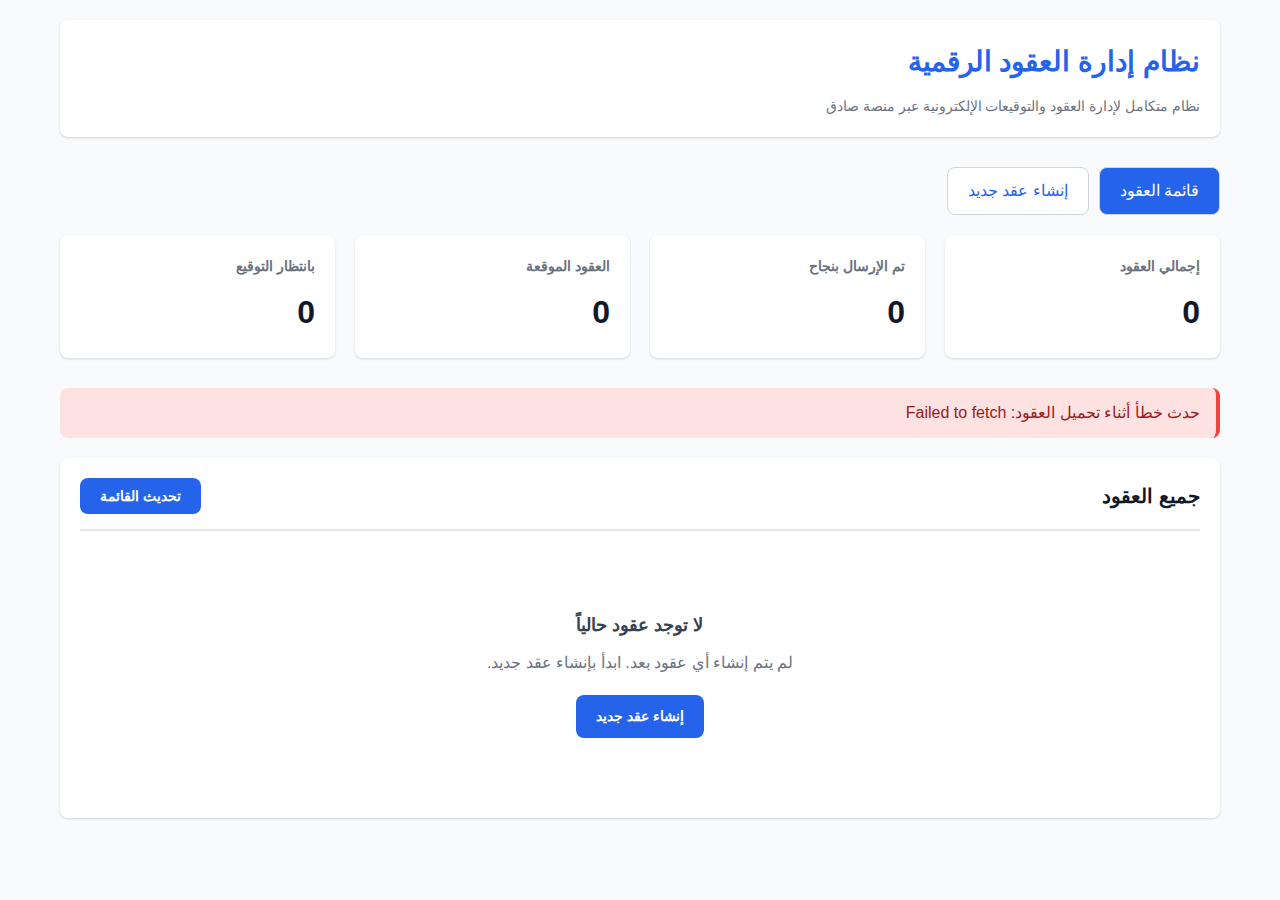
<file: ContractUI/index.html>
<!DOCTYPE html>
<html lang="ar" dir="rtl">
<head>
    <meta charset="UTF-8">
    <meta name="viewport" content="width=device-width, initial-scale=1.0">
    <title>إدارة العقود - قائمة العقود</title>
    <link rel="stylesheet" href="styles.css">
</head>
<body>
    <div class="container">
        <!-- Header -->
        <div class="header">
            <h1>نظام إدارة العقود الرقمية</h1>
            <p>نظام متكامل لإدارة العقود والتوقيعات الإلكترونية عبر منصة صادق</p>
        </div>

        <!-- Navigation -->
        <div class="nav">
            <a href="index.html" class="active">قائمة العقود</a>
            <a href="create-contract.html">إنشاء عقد جديد</a>
        </div>

        <!-- Stats Cards -->
        <div class="stats-grid">
            <div class="stat-card">
                <h3>إجمالي العقود</h3>
                <div class="stat-value" id="total-contracts">0</div>
            </div>
            <div class="stat-card">
                <h3>تم الإرسال بنجاح</h3>
                <div class="stat-value" id="sent-contracts">0</div>
            </div>
            <div class="stat-card">
                <h3>العقود الموقعة</h3>
                <div class="stat-value" id="signed-contracts">0</div>
            </div>
            <div class="stat-card">
                <h3>بانتظار التوقيع</h3>
                <div class="stat-value" id="pending-contracts">0</div>
            </div>
        </div>

        <!-- Alert Container -->
        <div id="alert-container"></div>

        <!-- Contracts Table -->
        <div class="card">
            <div class="card-header">
                <h2>جميع العقود</h2>
                <button class="btn btn-primary" onclick="refreshContracts()">
                    تحديث القائمة
                </button>
            </div>

            <!-- Loading State -->
            <div id="loading" class="loading hidden">
                <div class="spinner"></div>
            </div>

            <!-- Empty State -->
            <div id="empty-state" class="empty-state hidden">
                <h3>لا توجد عقود حالياً</h3>
                <p>لم يتم إنشاء أي عقود بعد. ابدأ بإنشاء عقد جديد.</p>
                <a href="create-contract.html" class="btn btn-primary">إنشاء عقد جديد</a>
            </div>

            <!-- Table -->
            <div id="table-container" class="table-container hidden">
                <table>
                    <thead>
                        <tr>
                            <th>رقم العقد</th>
                            <th>رمز الشركة</th>
                            <th>اسم الشركة</th>
                            <th>رقم الهاتف</th>
                            <th>البريد الإلكتروني</th>
                            <th>رقم الهوية</th>
                            <th>عدد الأجهزة</th>
                            <th>نوع العقد</th>
                            <th>حالة الإرسال</th>
                            <th>حالة التوقيع</th>
                            <th>تاريخ الإنشاء</th>
                            <th>تاريخ التوقيع</th>
                        </tr>
                    </thead>
                    <tbody id="contracts-tbody">
                        <!-- Contracts will be loaded here -->
                    </tbody>
                </table>
            </div>
        </div>
    </div>

    <script>
        // API Configuration
        const API_BASE_URL = 'http://localhost:7071/api';

        // Load contracts on page load
        document.addEventListener('DOMContentLoaded', function() {
            loadContracts();
        });

        // Load contracts from API
        async function loadContracts() {
            showLoading(true);
            hideAlert();

            try {
                const response = await fetch(`${API_BASE_URL}/contracts`);

                if (!response.ok) {
                    throw new Error('فشل في تحميل العقود من الخادم');
                }

                const result = await response.json();

                if (result.success && result.data) {
                    displayContracts(result.data);
                    updateStats(result.data);
                } else {
                    throw new Error('صيغة استجابة غير صحيحة من الخادم');
                }
            } catch (error) {
                console.error('Error loading contracts:', error);
                showAlert('حدث خطأ أثناء تحميل العقود: ' + error.message, 'error');
                showEmptyState(true);
            } finally {
                showLoading(false);
            }
        }

        // Display contracts in table
        function displayContracts(contracts) {
            const tbody = document.getElementById('contracts-tbody');

            if (!contracts || contracts.length === 0) {
                showEmptyState(true);
                return;
            }

            showEmptyState(false);
            document.getElementById('table-container').classList.remove('hidden');

            tbody.innerHTML = contracts.map(contract => `
                <tr>
                    <td>${contract.id}</td>
                    <td>${contract.companyCode || '-'}</td>
                    <td>${contract.companyName}</td>
                    <td>${contract.phoneNumber}</td>
                    <td>${contract.email}</td>
                    <td>${contract.nationalId}</td>
                    <td>${contract.terminals || '-'}</td>
                    <td>${getContractType(contract)}</td>
                    <td>${getSentStatusBadge(contract.sadqSent)}</td>
                    <td>${getSignedStatusBadge(contract.signed)}</td>
                    <td>${formatDate(contract.createdAt)}</td>
                    <td>${contract.signedAt ? formatDate(contract.signedAt) : '-'}</td>
                </tr>
            `).join('');
        }

        // Update statistics
        function updateStats(contracts) {
            const total = contracts.length;
            const sent = contracts.filter(c => c.sadqSent).length;
            const signed = contracts.filter(c => c.signed).length;
            const pending = contracts.filter(c => c.sadqSent && !c.signed).length;

            document.getElementById('total-contracts').textContent = total;
            document.getElementById('sent-contracts').textContent = sent;
            document.getElementById('signed-contracts').textContent = signed;
            document.getElementById('pending-contracts').textContent = pending;
        }

        // Get contract type (Template or PDF)
        function getContractType(contract) {
            if (contract.templateId) {
                return `<span class="badge badge-info">قالب: ${contract.templateId}</span>`;
            } else if (contract.pdfFileName) {
                return `<span class="badge badge-info">PDF: ${contract.pdfFileName}</span>`;
            }
            return '<span class="badge badge-warning">غير محدد</span>';
        }

        // Get sent status badge
        function getSentStatusBadge(sent) {
            if (sent) {
                return '<span class="badge badge-success">تم الإرسال</span>';
            }
            return '<span class="badge badge-danger">فشل الإرسال</span>';
        }

        // Get signed status badge
        function getSignedStatusBadge(signed) {
            if (signed) {
                return '<span class="badge badge-success">تم التوقيع</span>';
            }
            return '<span class="badge badge-warning">بانتظار التوقيع</span>';
        }

        // Format date to Arabic format (Gregorian)
        function formatDate(dateString) {
            if (!dateString) return '-';

            const date = new Date(dateString);
            const options = {
                year: 'numeric',
                month: '2-digit',
                day: '2-digit',
                hour: '2-digit',
                minute: '2-digit',
                calendar: 'gregory'
            };

            return date.toLocaleDateString('en-GB', options);
        }

        // Show/hide loading spinner
        function showLoading(show) {
            const loading = document.getElementById('loading');
            if (show) {
                loading.classList.remove('hidden');
            } else {
                loading.classList.add('hidden');
            }
        }

        // Show/hide empty state
        function showEmptyState(show) {
            const emptyState = document.getElementById('empty-state');
            const tableContainer = document.getElementById('table-container');

            if (show) {
                emptyState.classList.remove('hidden');
                tableContainer.classList.add('hidden');
            } else {
                emptyState.classList.add('hidden');
                tableContainer.classList.remove('hidden');
            }
        }

        // Show alert message
        function showAlert(message, type = 'info') {
            const container = document.getElementById('alert-container');
            const alertClass = `alert-${type}`;

            container.innerHTML = `
                <div class="alert ${alertClass}">
                    ${message}
                </div>
            `;
        }

        // Hide alert message
        function hideAlert() {
            document.getElementById('alert-container').innerHTML = '';
        }

        // Refresh contracts
        function refreshContracts() {
            loadContracts();
        }
    </script>
</body>
</html>
</file>
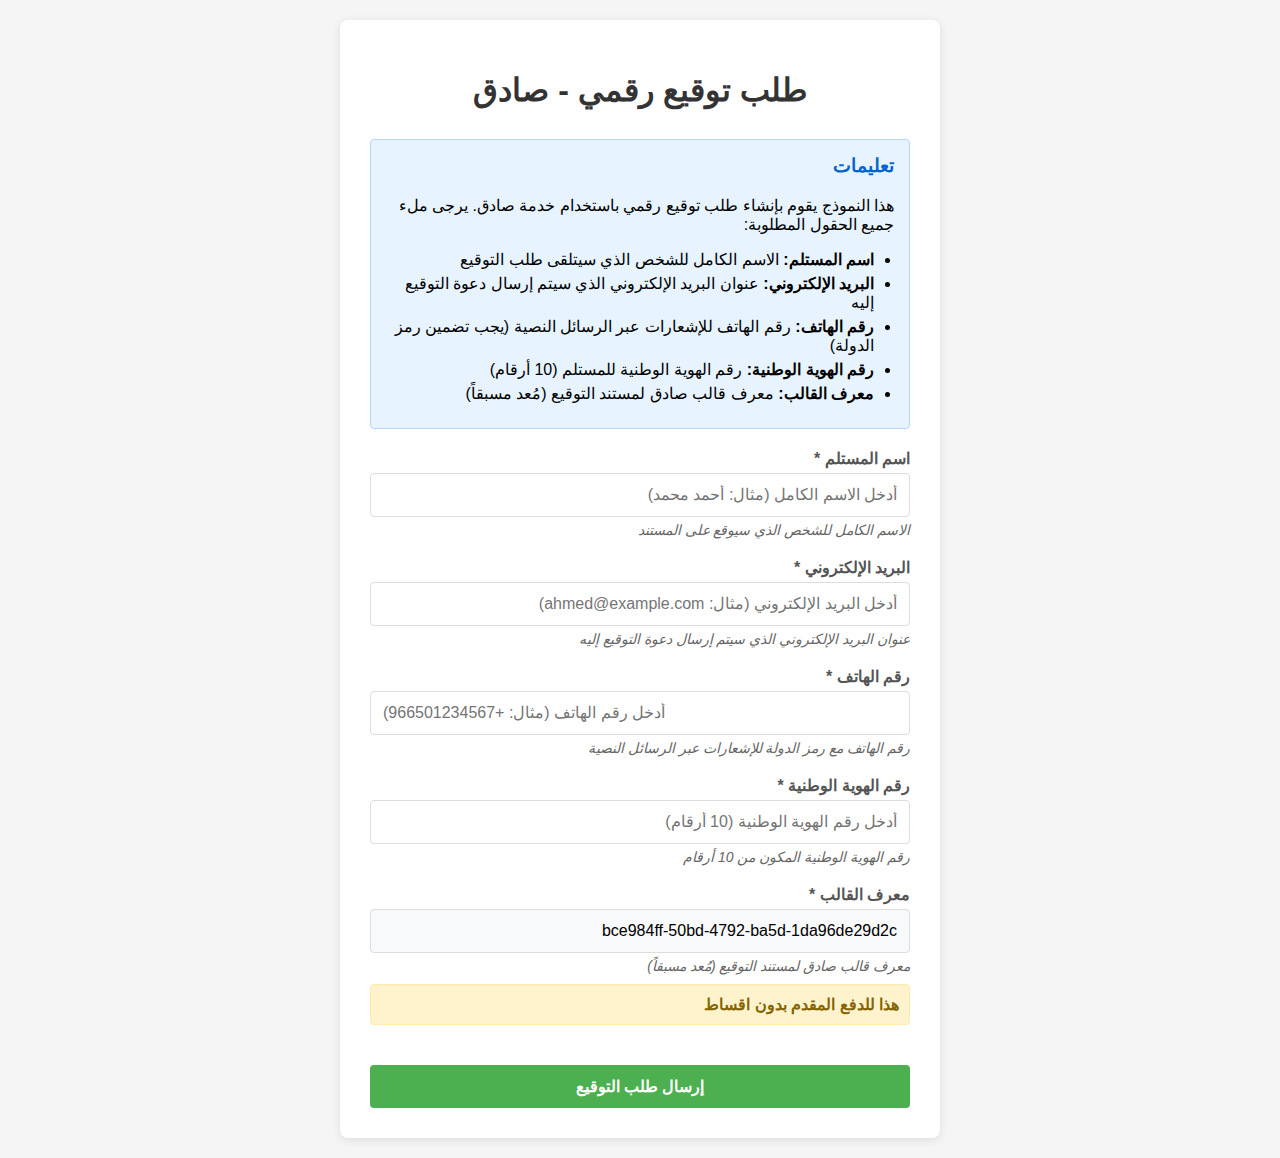
<file: sadeq_test.html>
<!DOCTYPE html>
<html lang="ar" dir="rtl">
<head>
    <meta charset="UTF-8">
    <meta name="viewport" content="width=device-width, initial-scale=1.0">
    <title>طلب توقيع رقمي - صادق</title>
    <style>
        body {
            font-family: 'Segoe UI', Tahoma, Geneva, Verdana, sans-serif;
            max-width: 600px;
            margin: 0 auto;
            padding: 20px;
            background-color: #f5f5f5;
        }
        .container {
            background-color: white;
            padding: 30px;
            border-radius: 8px;
            box-shadow: 0 2px 10px rgba(0,0,0,0.1);
        }
        h1 {
            color: #333;
            text-align: center;
            margin-bottom: 30px;
            font-weight: 600;
        }
        .form-group {
            margin-bottom: 20px;
        }
        label {
            display: block;
            margin-bottom: 5px;
            font-weight: bold;
            color: #555;
        }
        input[type="text"], input[type="email"], input[type="tel"] {
            width: 100%;
            padding: 12px;
            border: 1px solid #ddd;
            border-radius: 4px;
            font-size: 16px;
            box-sizing: border-box;
        }
        input[type="text"]:focus, input[type="email"]:focus, input[type="tel"]:focus {
            outline: none;
            border-color: #4CAF50;
            box-shadow: 0 0 5px rgba(76, 175, 80, 0.3);
        }
        input[readonly] {
            background-color: #f8f9fa;
            cursor: not-allowed;
        }
        .help-text {
            font-size: 14px;
            color: #666;
            margin-top: 5px;
            font-style: italic;
        }
        button {
            background-color: #4CAF50;
            color: white;
            padding: 12px 24px;
            border: none;
            border-radius: 4px;
            cursor: pointer;
            font-size: 16px;
            width: 100%;
            margin-top: 20px;
            font-weight: 600;
        }
        button:hover {
            background-color: #45a049;
        }
        button:disabled {
            background-color: #cccccc;
            cursor: not-allowed;
        }
        .response {
            margin-top: 20px;
            padding: 15px;
            border-radius: 4px;
            display: none;
        }
        .response.success {
            background-color: #d4edda;
            border: 1px solid #c3e6cb;
            color: #155724;
        }
        .response.error {
            background-color: #f8d7da;
            border: 1px solid #f5c6cb;
            color: #721c24;
        }
        .instructions {
            background-color: #e7f3ff;
            border: 1px solid #b3d7ff;
            padding: 15px;
            border-radius: 4px;
            margin-bottom: 20px;
        }
        .instructions h3 {
            margin-top: 0;
            color: #0066cc;
        }
        .instructions ul {
            margin: 10px 0;
            padding-right: 20px;
        }
        .instructions li {
            margin-bottom: 5px;
        }
        .error-message {
            color: #dc3545;
            font-size: 14px;
            margin-top: 5px;
            display: none;
        }
    </style>
</head>
<body>
    <div class="container">
        <h1>طلب توقيع رقمي - صادق</h1>

        <div class="instructions">
            <h3>تعليمات</h3>
            <p>هذا النموذج يقوم بإنشاء طلب توقيع رقمي باستخدام خدمة صادق. يرجى ملء جميع الحقول المطلوبة:</p>
            <ul>
                <li><strong>اسم المستلم:</strong> الاسم الكامل للشخص الذي سيتلقى طلب التوقيع</li>
                <li><strong>البريد الإلكتروني:</strong> عنوان البريد الإلكتروني الذي سيتم إرسال دعوة التوقيع إليه</li>
                <li><strong>رقم الهاتف:</strong> رقم الهاتف للإشعارات عبر الرسائل النصية (يجب تضمين رمز الدولة)</li>
                <li><strong>رقم الهوية الوطنية:</strong> رقم الهوية الوطنية للمستلم (10 أرقام)</li>
                <li><strong>معرف القالب:</strong> معرف قالب صادق لمستند التوقيع (مُعد مسبقاً)</li>
            </ul>
        </div>

        <form id="sadeqForm">
            <div class="form-group">
                <label for="destinationName">اسم المستلم *</label>
                <input type="text" id="destinationName" name="destinationName" required
                       placeholder="أدخل الاسم الكامل (مثال: أحمد محمد)">
                <div class="help-text">الاسم الكامل للشخص الذي سيوقع على المستند</div>
            </div>

            <div class="form-group">
                <label for="destinationEmail">البريد الإلكتروني *</label>
                <input type="email" id="destinationEmail" name="destinationEmail" required
                       placeholder="أدخل البريد الإلكتروني (مثال: ahmed@example.com)">
                <div class="help-text">عنوان البريد الإلكتروني الذي سيتم إرسال دعوة التوقيع إليه</div>
            </div>

            <div class="form-group">
                <label for="destinationPhoneNumber">رقم الهاتف *</label>
                <input type="tel" id="destinationPhoneNumber" name="destinationPhoneNumber" required
                       placeholder="أدخل رقم الهاتف (مثال: +966501234567)">
                <div class="help-text">رقم الهاتف مع رمز الدولة للإشعارات عبر الرسائل النصية</div>
            </div>

            <div class="form-group">
                <label for="nationalId">رقم الهوية الوطنية *</label>
                <input type="text" id="nationalId" name="nationalId" required
                       placeholder="أدخل رقم الهوية الوطنية (10 أرقام)" maxlength="10" pattern="[0-9]{10}">
                <div class="help-text">رقم الهوية الوطنية المكون من 10 أرقام</div>
                <div id="nationalIdError" class="error-message">يجب أن يتكون رقم الهوية الوطنية من 10 أرقام فقط</div>
            </div>

            <div class="form-group">
                <label for="templateId">معرف القالب *</label>
                <input type="text" id="templateId" name="templateId" readonly
                       value="bce984ff-50bd-4792-ba5d-1da96de29d2c">
                <div class="help-text">معرف قالب صادق لمستند التوقيع (مُعد مسبقاً)</div>
                <div style="background-color: #fff3cd; border: 1px solid #ffeaa7; padding: 10px; border-radius: 4px; margin-top: 10px; color: #856404; font-weight: bold;">
                    هذا للدفع المقدم بدون اقساط
                </div>
            </div>

            <button type="submit" id="submitBtn">إرسال طلب التوقيع</button>
        </form>

        <div id="response" class="response"></div>
    </div>

    <script>
        // Validate national ID
        document.getElementById('nationalId').addEventListener('input', function(e) {
            const value = e.target.value;
            const errorDiv = document.getElementById('nationalIdError');
            
            if (value.length > 0 && !/^[0-9]{10}$/.test(value)) {
                errorDiv.style.display = 'block';
                e.target.setCustomValidity('رقم الهوية الوطنية يجب أن يتكون من 10 أرقام فقط');
            } else {
                errorDiv.style.display = 'none';
                e.target.setCustomValidity('');
            }
        });

        document.getElementById('sadeqForm').addEventListener('submit', async function(e) {
            e.preventDefault();

            const submitBtn = document.getElementById('submitBtn');
            const responseDiv = document.getElementById('response');

            // Disable button and show loading
            submitBtn.disabled = true;
            submitBtn.textContent = 'جاري الإرسال...';

            // Collect form data
            const formData = {
                destinationName: document.getElementById('destinationName').value,
                destinationEmail: document.getElementById('destinationEmail').value,
                destinationPhoneNumber: document.getElementById('destinationPhoneNumber').value,
                nationalId: document.getElementById('nationalId').value,
                templateId: "bce984ff-50bd-4792-ba5d-1da96de29d2c"
            };

            try {
                // Send POST request to the API
                const response = await fetch('https://functions.karage.co/api/sadeq_request', {
                    method: 'POST',
                    headers: {
                        'Content-Type': 'application/json',
                    },
                    body: JSON.stringify(formData)
                });

                const responseData = await response.text();

                // Show response
                responseDiv.style.display = 'block';
                if (response.ok) {
                    responseDiv.className = 'response success';
                    responseDiv.innerHTML = '<strong>تم بنجاح!</strong><br>' + responseData;
                } else {
                    responseDiv.className = 'response error';
                    responseDiv.innerHTML = '<strong>خطأ:</strong><br>' + responseData;
                }

            } catch (error) {
                responseDiv.style.display = 'block';
                responseDiv.className = 'response error';
                responseDiv.innerHTML = '<strong>خطأ في الشبكة:</strong><br>' + error.message;
            } finally {
                // Re-enable button
                submitBtn.disabled = false;
                submitBtn.textContent = 'إرسال طلب التوقيع';
            }
        });
    </script>
</body>
</html>
</file>
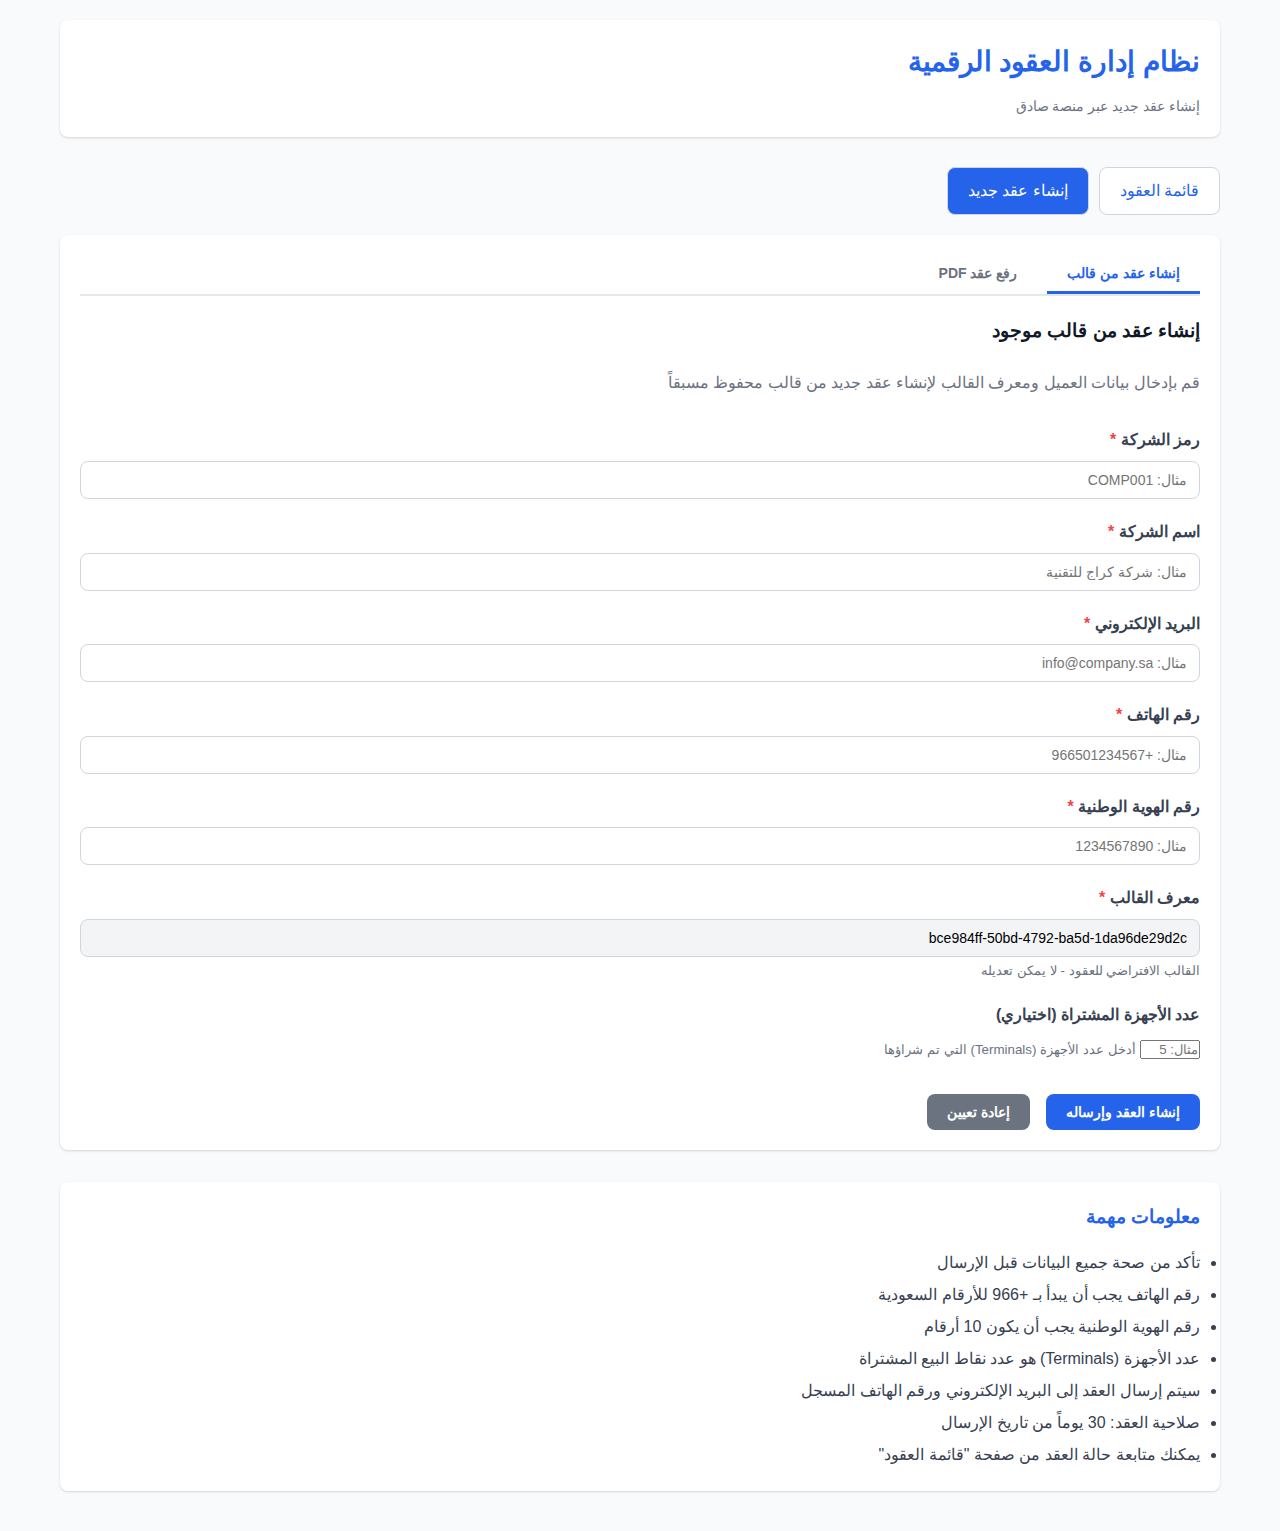
<file: ContractUI/create-contract.html>
<!DOCTYPE html>
<html lang="ar" dir="rtl">
<head>
    <meta charset="UTF-8">
    <meta name="viewport" content="width=device-width, initial-scale=1.0">
    <title>إنشاء عقد جديد - نظام إدارة العقود</title>
    <link rel="stylesheet" href="styles.css">
</head>
<body>
    <div class="container">
        <!-- Header -->
        <div class="header">
            <h1>نظام إدارة العقود الرقمية</h1>
            <p>إنشاء عقد جديد عبر منصة صادق</p>
        </div>

        <!-- Navigation -->
        <div class="nav">
            <a href="index.html">قائمة العقود</a>
            <a href="create-contract.html" class="active">إنشاء عقد جديد</a>
        </div>

        <!-- Alert Container -->
        <div id="alert-container"></div>

        <!-- Main Card -->
        <div class="card">
            <!-- Tabs for contract types -->
            <div class="tabs">
                <button class="tab active" onclick="switchTab('template')">
                    إنشاء عقد من قالب
                </button>
                <button class="tab" onclick="switchTab('pdf')">
                    رفع عقد PDF
                </button>
            </div>

            <!-- Template-based Contract Form -->
            <div id="template-form" class="tab-content active">
                <form onsubmit="submitTemplateContract(event)">
                    <h3 class="mb-3">إنشاء عقد من قالب موجود</h3>
                    <p class="mb-4" style="color: var(--gray-500);">
                        قم بإدخال بيانات العميل ومعرف القالب لإنشاء عقد جديد من قالب محفوظ مسبقاً
                    </p>

                    <div class="form-group">
                        <label for="template_companyCode" class="required">رمز الشركة</label>
                        <input type="text" id="template_companyCode" name="companyCode" required 
                               placeholder="مثال: COMP001">
                    </div>

                    <div class="form-group">
                        <label for="template_companyName" class="required">اسم الشركة</label>
                        <input type="text" id="template_companyName" name="destinationName" required 
                               placeholder="مثال: شركة كراج للتقنية">
                    </div>

                    <div class="form-group">
                        <label for="template_email" class="required">البريد الإلكتروني</label>
                        <input type="email" id="template_email" name="destinationEmail" required 
                               placeholder="مثال: info@company.sa">
                    </div>

                    <div class="form-group">
                        <label for="template_phone" class="required">رقم الهاتف</label>
                        <input type="tel" id="template_phone" name="destinationPhoneNumber" required 
                               placeholder="مثال: +966501234567">
                    </div>

                    <div class="form-group">
                        <label for="template_nationalId" class="required">رقم الهوية الوطنية</label>
                        <input type="text" id="template_nationalId" name="nationalId" required 
                               placeholder="مثال: 1234567890" maxlength="10">
                    </div>

                    <div class="form-group">
                        <label for="template_templateId" class="required">معرف القالب</label>
                        <input type="text" id="template_templateId" name="templateId" required 
                               value="bce984ff-50bd-4792-ba5d-1da96de29d2c" readonly
                               style="background-color: var(--gray-100); cursor: not-allowed;">
                        <small style="color: var(--gray-500);">
                            القالب الافتراضي للعقود - لا يمكن تعديله
                        </small>
                    </div>

                    <div class="form-group">
                        <label for="template_terminals">عدد الأجهزة المشتراة (اختياري)</label>
                        <input type="number" id="template_terminals" name="terminals" 
                               placeholder="مثال: 5" min="1" max="100">
                        <small style="color: var(--gray-500);">
                            أدخل عدد الأجهزة (Terminals) التي تم شراؤها
                        </small>
                    </div>

                    <div class="flex gap-2 mt-4">
                        <button type="submit" class="btn btn-primary" id="template-submit-btn">
                            إنشاء العقد وإرساله
                        </button>
                        <button type="reset" class="btn btn-secondary" onclick="resetForm('template')">
                            إعادة تعيين
                        </button>
                    </div>
                </form>
            </div>

            <!-- PDF-based Contract Form -->
            <div id="pdf-form" class="tab-content">
                <form onsubmit="submitPdfContract(event)">
                    <h3 class="mb-3">رفع عقد بصيغة PDF</h3>
                    <p class="mb-4" style="color: var(--gray-500);">
                        قم برفع ملف PDF للعقد مع إدخال بيانات العميل
                    </p>

                    <div class="form-group">
                        <label for="pdf_companyCode" class="required">رمز الشركة</label>
                        <input type="text" id="pdf_companyCode" name="companyCode" required 
                               placeholder="مثال: COMP001">
                    </div>

                    <div class="form-group">
                        <label for="pdf_companyName" class="required">اسم الشركة</label>
                        <input type="text" id="pdf_companyName" name="companyName" required 
                               placeholder="مثال: شركة كراج للتقنية">
                    </div>

                    <div class="form-group">
                        <label for="pdf_email" class="required">البريد الإلكتروني</label>
                        <input type="email" id="pdf_email" name="email" required 
                               placeholder="مثال: info@company.sa">
                    </div>

                    <div class="form-group">
                        <label for="pdf_phone" class="required">رقم الهاتف</label>
                        <input type="tel" id="pdf_phone" name="phoneNumber" required 
                               placeholder="مثال: +966501234567">
                    </div>

                    <div class="form-group">
                        <label for="pdf_nationalId" class="required">رقم الهوية الوطنية</label>
                        <input type="text" id="pdf_nationalId" name="nationalId" required 
                               placeholder="مثال: 1234567890" maxlength="10">
                    </div>

                    <div class="form-group">
                        <label for="pdf_terminals">عدد الأجهزة المشتراة (اختياري)</label>
                        <input type="number" id="pdf_terminals" name="terminals" 
                               placeholder="مثال: 5" min="1" max="100">
                        <small style="color: var(--gray-500);">
                            أدخل عدد الأجهزة (Terminals) التي تم شراؤها
                        </small>
                    </div>

                    <div class="form-group">
                        <label for="pdf_file" class="required">ملف العقد (PDF)</label>
                        <input type="file" id="pdf_file" name="file" required accept=".pdf">
                        <small style="color: var(--gray-500);">
                            حجم الملف الأقصى: 10 ميجابايت. الصيغة المدعومة: PDF فقط
                        </small>
                    </div>

                    <div id="file-info" class="alert alert-info hidden mt-2">
                        <strong>الملف المختار:</strong> <span id="file-name"></span><br>
                        <strong>الحجم:</strong> <span id="file-size"></span>
                    </div>

                    <div class="flex gap-2 mt-4">
                        <button type="submit" class="btn btn-primary" id="pdf-submit-btn">
                            رفع العقد وإرساله
                        </button>
                        <button type="reset" class="btn btn-secondary" onclick="resetForm('pdf')">
                            إعادة تعيين
                        </button>
                    </div>
                </form>
            </div>
        </div>

        <!-- Information Card -->
        <div class="card mt-4">
            <h3 style="color: var(--primary-color); margin-bottom: 15px;">معلومات مهمة</h3>
            <ul style="line-height: 2; color: var(--gray-700);">
                <li>تأكد من صحة جميع البيانات قبل الإرسال</li>
                <li>رقم الهاتف يجب أن يبدأ بـ +966 للأرقام السعودية</li>
                <li>رقم الهوية الوطنية يجب أن يكون 10 أرقام</li>
                <li>عدد الأجهزة (Terminals) هو عدد نقاط البيع المشتراة</li>
                <li>سيتم إرسال العقد إلى البريد الإلكتروني ورقم الهاتف المسجل</li>
                <li>صلاحية العقد: 30 يوماً من تاريخ الإرسال</li>
                <li>يمكنك متابعة حالة العقد من صفحة "قائمة العقود"</li>
            </ul>
        </div>
    </div>

    <script>
        // API Configuration
        const API_BASE_URL = 'http://localhost:7071/api';
        let currentTab = 'template';

        // Switch between tabs
        function switchTab(tabName) {
            currentTab = tabName;
            
            // Update tab buttons
            document.querySelectorAll('.tab').forEach(tab => {
                tab.classList.remove('active');
            });
            event.target.classList.add('active');

            // Update tab content
            document.getElementById('template-form').classList.remove('active');
            document.getElementById('pdf-form').classList.remove('active');

            if (tabName === 'template') {
                document.getElementById('template-form').classList.add('active');
            } else {
                document.getElementById('pdf-form').classList.add('active');
            }

            // Clear alerts
            hideAlert();
        }

        // Submit template-based contract
        async function submitTemplateContract(event) {
            event.preventDefault();
            
            const submitBtn = document.getElementById('template-submit-btn');
            submitBtn.disabled = true;
            submitBtn.textContent = 'جاري الإرسال...';
            hideAlert();

            const formData = new FormData(event.target);
            const data = {
                companyCode: formData.get('companyCode'),
                destinationName: formData.get('destinationName'),
                destinationEmail: formData.get('destinationEmail'),
                destinationPhoneNumber: formData.get('destinationPhoneNumber'),
                nationalId: formData.get('nationalId'),
                templateId: formData.get('templateId'),
                terminals: formData.get('terminals') || null
            };

            try {
                const response = await fetch(`${API_BASE_URL}/sadeq_request`, {
                    method: 'POST',
                    headers: {
                        'Content-Type': 'application/json'
                    },
                    body: JSON.stringify(data)
                });

                const result = await response.json();

                if (response.ok) {
                    showAlert('تم إنشاء العقد وإرساله بنجاح! سيتم تحويلك إلى قائمة العقود...', 'success');
                    event.target.reset();
                    
                    // Redirect to contracts list after 2 seconds
                    setTimeout(() => {
                        window.location.href = 'index.html';
                    }, 2000);
                } else {
                    throw new Error(result.error || result.message || 'فشل في إنشاء العقد');
                }
            } catch (error) {
                console.error('Error:', error);
                showAlert('حدث خطأ أثناء إنشاء العقد: ' + error.message, 'error');
            } finally {
                submitBtn.disabled = false;
                submitBtn.textContent = 'إنشاء العقد وإرساله';
            }
        }

        // Submit PDF-based contract
        async function submitPdfContract(event) {
            event.preventDefault();
            
            const submitBtn = document.getElementById('pdf-submit-btn');
            submitBtn.disabled = true;
            submitBtn.textContent = 'جاري الرفع والإرسال...';
            hideAlert();

            const form = event.target;
            const formData = new FormData(form);

            // Validate file size (max 10MB)
            const fileInput = document.getElementById('pdf_file');
            const file = fileInput.files[0];
            
            if (file && file.size > 10 * 1024 * 1024) {
                showAlert('حجم الملف كبير جداً. الحجم الأقصى المسموح: 10 ميجابايت', 'error');
                submitBtn.disabled = false;
                submitBtn.textContent = 'رفع العقد وإرساله';
                return;
            }

            try {
                const response = await fetch(`${API_BASE_URL}/sadeq_upload_pdf`, {
                    method: 'POST',
                    body: formData
                });

                const result = await response.json();

                if (response.ok) {
                    showAlert('تم رفع العقد وإرساله بنجاح! سيتم تحويلك إلى قائمة العقود...', 'success');
                    form.reset();
                    document.getElementById('file-info').classList.add('hidden');
                    
                    // Redirect to contracts list after 2 seconds
                    setTimeout(() => {
                        window.location.href = 'index.html';
                    }, 2000);
                } else {
                    throw new Error(result.error || 'فشل في رفع العقد');
                }
            } catch (error) {
                console.error('Error:', error);
                showAlert('حدث خطأ أثناء رفع العقد: ' + error.message, 'error');
            } finally {
                submitBtn.disabled = false;
                submitBtn.textContent = 'رفع العقد وإرساله';
            }
        }

        // Handle file input change
        document.getElementById('pdf_file').addEventListener('change', function(e) {
            const file = e.target.files[0];
            
            if (file) {
                const fileInfo = document.getElementById('file-info');
                const fileName = document.getElementById('file-name');
                const fileSize = document.getElementById('file-size');

                fileName.textContent = file.name;
                fileSize.textContent = formatFileSize(file.size);
                fileInfo.classList.remove('hidden');

                // Validate file type
                if (!file.name.toLowerCase().endsWith('.pdf')) {
                    showAlert('الرجاء اختيار ملف بصيغة PDF فقط', 'error');
                    e.target.value = '';
                    fileInfo.classList.add('hidden');
                }
            }
        });

        // Format file size
        function formatFileSize(bytes) {
            if (bytes === 0) return '0 Bytes';
            const k = 1024;
            const sizes = ['Bytes', 'KB', 'MB', 'GB'];
            const i = Math.floor(Math.log(bytes) / Math.log(k));
            return Math.round(bytes / Math.pow(k, i) * 100) / 100 + ' ' + sizes[i];
        }

        // Reset form
        function resetForm(formType) {
            hideAlert();
            
            if (formType === 'pdf') {
                document.getElementById('file-info').classList.add('hidden');
            }
        }

        // Show alert message
        function showAlert(message, type = 'info') {
            const container = document.getElementById('alert-container');
            const alertClass = `alert-${type}`;

            container.innerHTML = `
                <div class="alert ${alertClass}">
                    ${message}
                </div>
            `;

            // Scroll to top to show the alert
            window.scrollTo({ top: 0, behavior: 'smooth' });
        }

        // Hide alert message
        function hideAlert() {
            document.getElementById('alert-container').innerHTML = '';
        }

        // Validate phone number format
        document.querySelectorAll('input[type="tel"]').forEach(input => {
            input.addEventListener('blur', function() {
                const phone = this.value.trim();
                if (phone && !phone.startsWith('+966')) {
                    showAlert('رقم الهاتف يجب أن يبدأ بـ +966', 'warning');
                }
            });
        });

        // Validate national ID format
        document.querySelectorAll('input[name="nationalId"]').forEach(input => {
            input.addEventListener('input', function() {
                // Allow only numbers
                this.value = this.value.replace(/[^0-9]/g, '');
            });

            input.addEventListener('blur', function() {
                const nationalId = this.value.trim();
                if (nationalId && nationalId.length !== 10) {
                    showAlert('رقم الهوية الوطنية يجب أن يكون 10 أرقام', 'warning');
                }
            });
        });
    </script>
</body>
</html>
</file>
<file: ContractUI/styles.css>
/* Shared Styles for Contract Management System */
/* RTL Support for Arabic Language */

:root {
    --primary-color: #2563eb;
    --primary-hover: #1d4ed8;
    --success-color: #10b981;
    --danger-color: #ef4444;
    --warning-color: #f59e0b;
    --gray-50: #f9fafb;
    --gray-100: #f3f4f6;
    --gray-200: #e5e7eb;
    --gray-300: #d1d5db;
    --gray-500: #6b7280;
    --gray-700: #374151;
    --gray-900: #111827;
    --border-radius: 8px;
    --shadow: 0 1px 3px 0 rgba(0, 0, 0, 0.1), 0 1px 2px 0 rgba(0, 0, 0, 0.06);
    --shadow-lg: 0 10px 15px -3px rgba(0, 0, 0, 0.1), 0 4px 6px -2px rgba(0, 0, 0, 0.05);
}

* {
    margin: 0;
    padding: 0;
    box-sizing: border-box;
}

body {
    font-family: 'Segoe UI', Tahoma, Geneva, Verdana, sans-serif;
    background-color: var(--gray-50);
    color: var(--gray-900);
    line-height: 1.6;
    direction: rtl;
    text-align: right;
}

.container {
    max-width: 1200px;
    margin: 0 auto;
    padding: 20px;
}

/* Header Styles */
.header {
    background-color: white;
    padding: 20px;
    margin-bottom: 30px;
    border-radius: var(--border-radius);
    box-shadow: var(--shadow);
}

.header h1 {
    color: var(--primary-color);
    font-size: 28px;
    margin-bottom: 10px;
}

.header p {
    color: var(--gray-500);
    font-size: 14px;
}

/* Navigation */
.nav {
    display: flex;
    gap: 10px;
    margin-bottom: 20px;
    flex-wrap: wrap;
}

.nav a {
    text-decoration: none;
    padding: 10px 20px;
    background-color: white;
    color: var(--primary-color);
    border: 1px solid var(--gray-300);
    border-radius: var(--border-radius);
    transition: all 0.3s ease;
}

.nav a:hover {
    background-color: var(--primary-color);
    color: white;
}

.nav a.active {
    background-color: var(--primary-color);
    color: white;
}

/* Card Styles */
.card {
    background-color: white;
    border-radius: var(--border-radius);
    box-shadow: var(--shadow);
    padding: 20px;
    margin-bottom: 20px;
}

.card-header {
    display: flex;
    justify-content: space-between;
    align-items: center;
    margin-bottom: 20px;
    padding-bottom: 15px;
    border-bottom: 2px solid var(--gray-200);
}

.card-header h2 {
    color: var(--gray-900);
    font-size: 20px;
}

/* Table Styles */
.table-container {
    overflow-x: auto;
}

table {
    width: 100%;
    border-collapse: collapse;
    background-color: white;
}

thead {
    background-color: var(--gray-100);
}

th {
    padding: 12px;
    text-align: right;
    font-weight: 600;
    color: var(--gray-700);
    border-bottom: 2px solid var(--gray-300);
}

td {
    padding: 12px;
    text-align: right;
    border-bottom: 1px solid var(--gray-200);
}

tr:hover {
    background-color: var(--gray-50);
}

/* Badge Styles */
.badge {
    display: inline-block;
    padding: 4px 12px;
    border-radius: 12px;
    font-size: 12px;
    font-weight: 600;
    text-align: center;
}

.badge-success {
    background-color: #d1fae5;
    color: #065f46;
}

.badge-warning {
    background-color: #fef3c7;
    color: #92400e;
}

.badge-danger {
    background-color: #fee2e2;
    color: #991b1b;
}

.badge-info {
    background-color: #dbeafe;
    color: #1e40af;
}

/* Form Styles */
.form-group {
    margin-bottom: 20px;
}

label {
    display: block;
    margin-bottom: 8px;
    font-weight: 600;
    color: var(--gray-700);
}

label.required::after {
    content: " *";
    color: var(--danger-color);
}

input[type="text"],
input[type="email"],
input[type="tel"],
input[type="file"],
textarea,
select {
    width: 100%;
    padding: 10px 12px;
    border: 1px solid var(--gray-300);
    border-radius: var(--border-radius);
    font-size: 14px;
    transition: border-color 0.3s ease;
    direction: rtl;
    text-align: right;
}

input[type="text"]:focus,
input[type="email"]:focus,
input[type="tel"]:focus,
textarea:focus,
select:focus {
    outline: none;
    border-color: var(--primary-color);
    box-shadow: 0 0 0 3px rgba(37, 99, 235, 0.1);
}

textarea {
    resize: vertical;
    min-height: 80px;
}

/* Button Styles */
.btn {
    padding: 10px 20px;
    border: none;
    border-radius: var(--border-radius);
    font-size: 14px;
    font-weight: 600;
    cursor: pointer;
    transition: all 0.3s ease;
    text-decoration: none;
    display: inline-block;
}

.btn-primary {
    background-color: var(--primary-color);
    color: white;
}

.btn-primary:hover {
    background-color: var(--primary-hover);
}

.btn-success {
    background-color: var(--success-color);
    color: white;
}

.btn-success:hover {
    background-color: #059669;
}

.btn-secondary {
    background-color: var(--gray-500);
    color: white;
}

.btn-secondary:hover {
    background-color: var(--gray-700);
}

.btn-full {
    width: 100%;
}

.btn:disabled {
    opacity: 0.5;
    cursor: not-allowed;
}

/* Alert Styles */
.alert {
    padding: 12px 16px;
    border-radius: var(--border-radius);
    margin-bottom: 20px;
}

.alert-success {
    background-color: #d1fae5;
    color: #065f46;
    border-right: 4px solid var(--success-color);
}

.alert-error {
    background-color: #fee2e2;
    color: #991b1b;
    border-right: 4px solid var(--danger-color);
}

.alert-warning {
    background-color: #fef3c7;
    color: #92400e;
    border-right: 4px solid var(--warning-color);
}

.alert-info {
    background-color: #dbeafe;
    color: #1e40af;
    border-right: 4px solid var(--primary-color);
}

/* Loading Spinner */
.loading {
    display: flex;
    justify-content: center;
    align-items: center;
    padding: 40px;
}

.spinner {
    border: 4px solid var(--gray-200);
    border-top: 4px solid var(--primary-color);
    border-radius: 50%;
    width: 40px;
    height: 40px;
    animation: spin 1s linear infinite;
}

@keyframes spin {
    0% { transform: rotate(0deg); }
    100% { transform: rotate(360deg); }
}

/* Tabs */
.tabs {
    display: flex;
    gap: 10px;
    margin-bottom: 20px;
    border-bottom: 2px solid var(--gray-200);
}

.tab {
    padding: 10px 20px;
    border: none;
    background: none;
    cursor: pointer;
    color: var(--gray-500);
    font-size: 14px;
    font-weight: 600;
    border-bottom: 3px solid transparent;
    transition: all 0.3s ease;
}

.tab:hover {
    color: var(--primary-color);
}

.tab.active {
    color: var(--primary-color);
    border-bottom-color: var(--primary-color);
}

.tab-content {
    display: none;
}

.tab-content.active {
    display: block;
}

/* Stats Cards */
.stats-grid {
    display: grid;
    grid-template-columns: repeat(auto-fit, minmax(200px, 1fr));
    gap: 20px;
    margin-bottom: 30px;
}

.stat-card {
    background-color: white;
    padding: 20px;
    border-radius: var(--border-radius);
    box-shadow: var(--shadow);
}

.stat-card h3 {
    font-size: 14px;
    color: var(--gray-500);
    margin-bottom: 10px;
}

.stat-card .stat-value {
    font-size: 32px;
    font-weight: bold;
    color: var(--gray-900);
}

/* Empty State */
.empty-state {
    text-align: center;
    padding: 60px 20px;
    color: var(--gray-500);
}

.empty-state svg {
    width: 80px;
    height: 80px;
    margin-bottom: 20px;
    opacity: 0.3;
}

.empty-state h3 {
    font-size: 18px;
    margin-bottom: 10px;
    color: var(--gray-700);
}

.empty-state p {
    margin-bottom: 20px;
}

/* Responsive Design */
@media (max-width: 768px) {
    .container {
        padding: 10px;
    }

    .header h1 {
        font-size: 22px;
    }

    .table-container {
        overflow-x: auto;
    }

    table {
        font-size: 12px;
    }

    th, td {
        padding: 8px;
    }

    .stats-grid {
        grid-template-columns: 1fr;
    }
}

/* Utility Classes */
.text-center {
    text-align: center;
}

.text-left {
    text-align: left;
}

.text-right {
    text-align: right;
}

.mt-1 { margin-top: 0.5rem; }
.mt-2 { margin-top: 1rem; }
.mt-3 { margin-top: 1.5rem; }
.mt-4 { margin-top: 2rem; }

.mb-1 { margin-bottom: 0.5rem; }
.mb-2 { margin-bottom: 1rem; }
.mb-3 { margin-bottom: 1.5rem; }
.mb-4 { margin-bottom: 2rem; }

.hidden {
    display: none !important;
}

.flex {
    display: flex;
}

.gap-2 {
    gap: 1rem;
}

.justify-between {
    justify-content: space-between;
}

.items-center {
    align-items: center;
}
</file>
